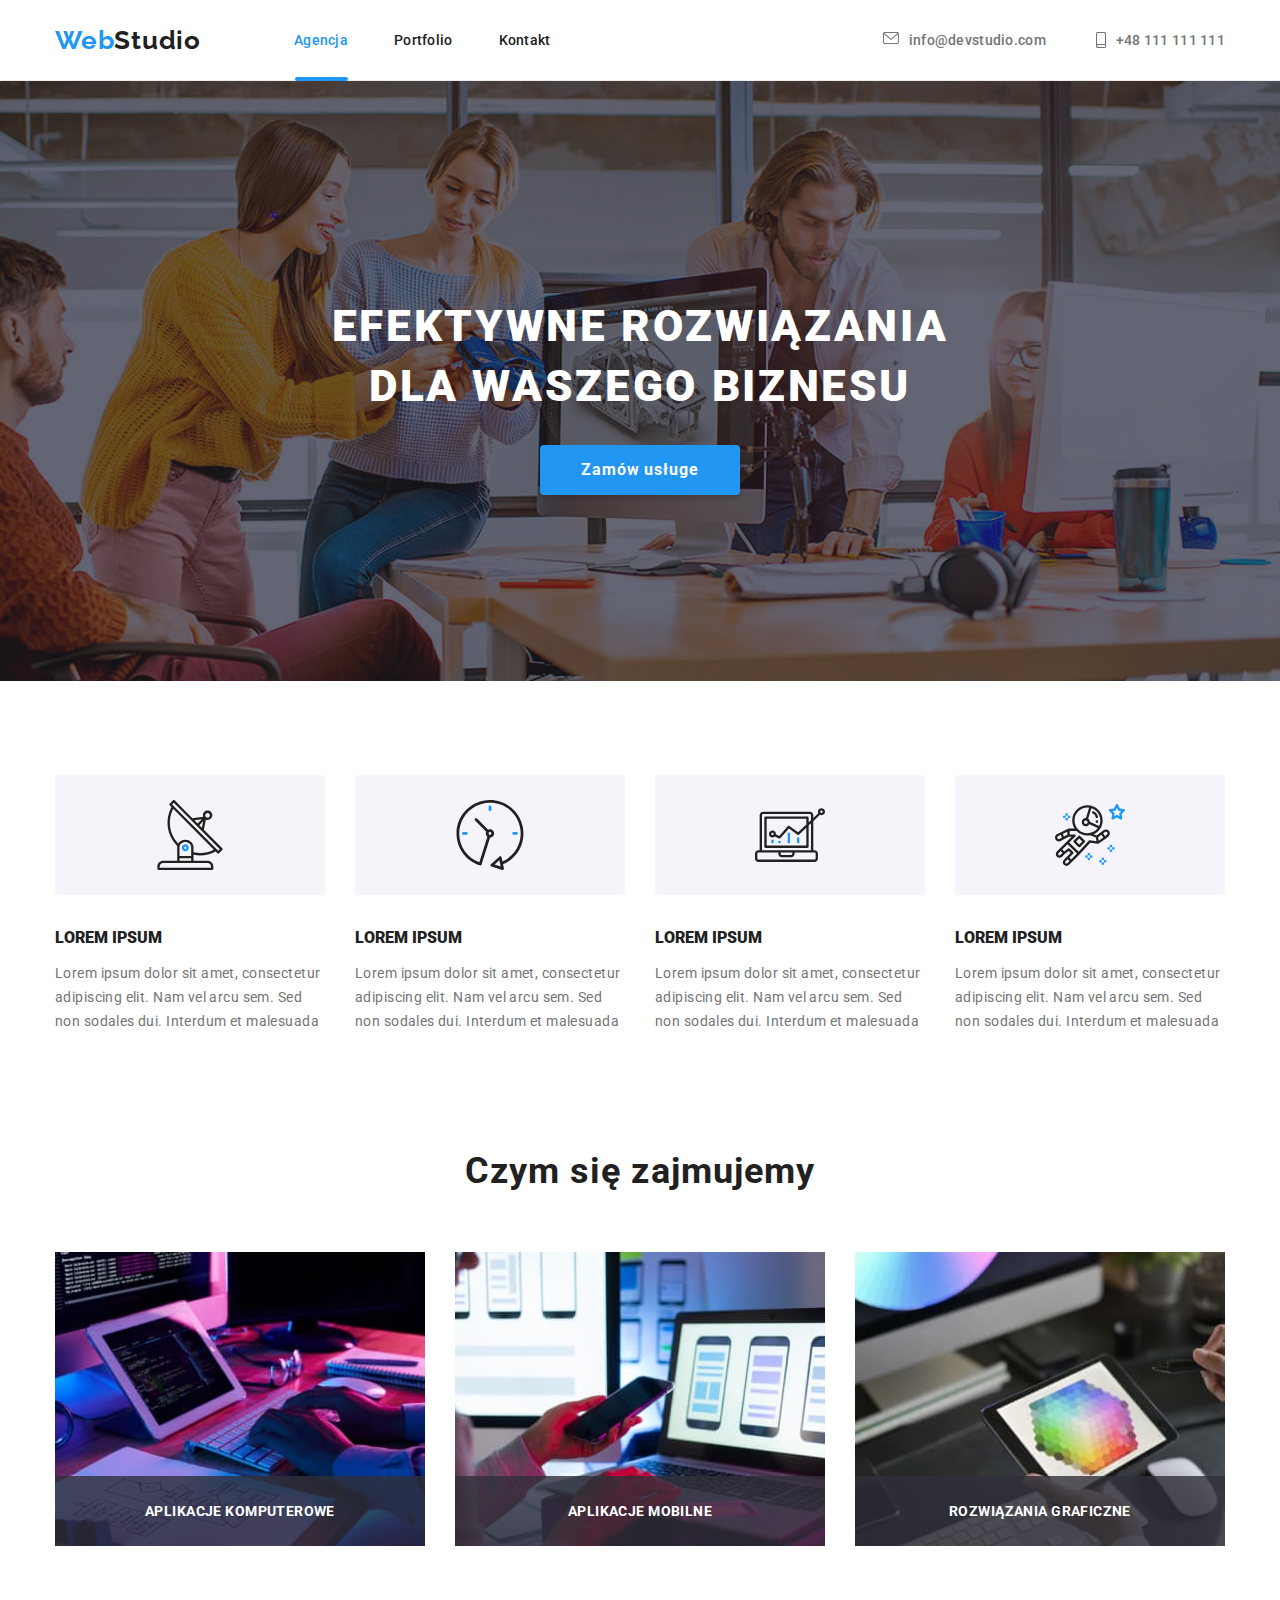
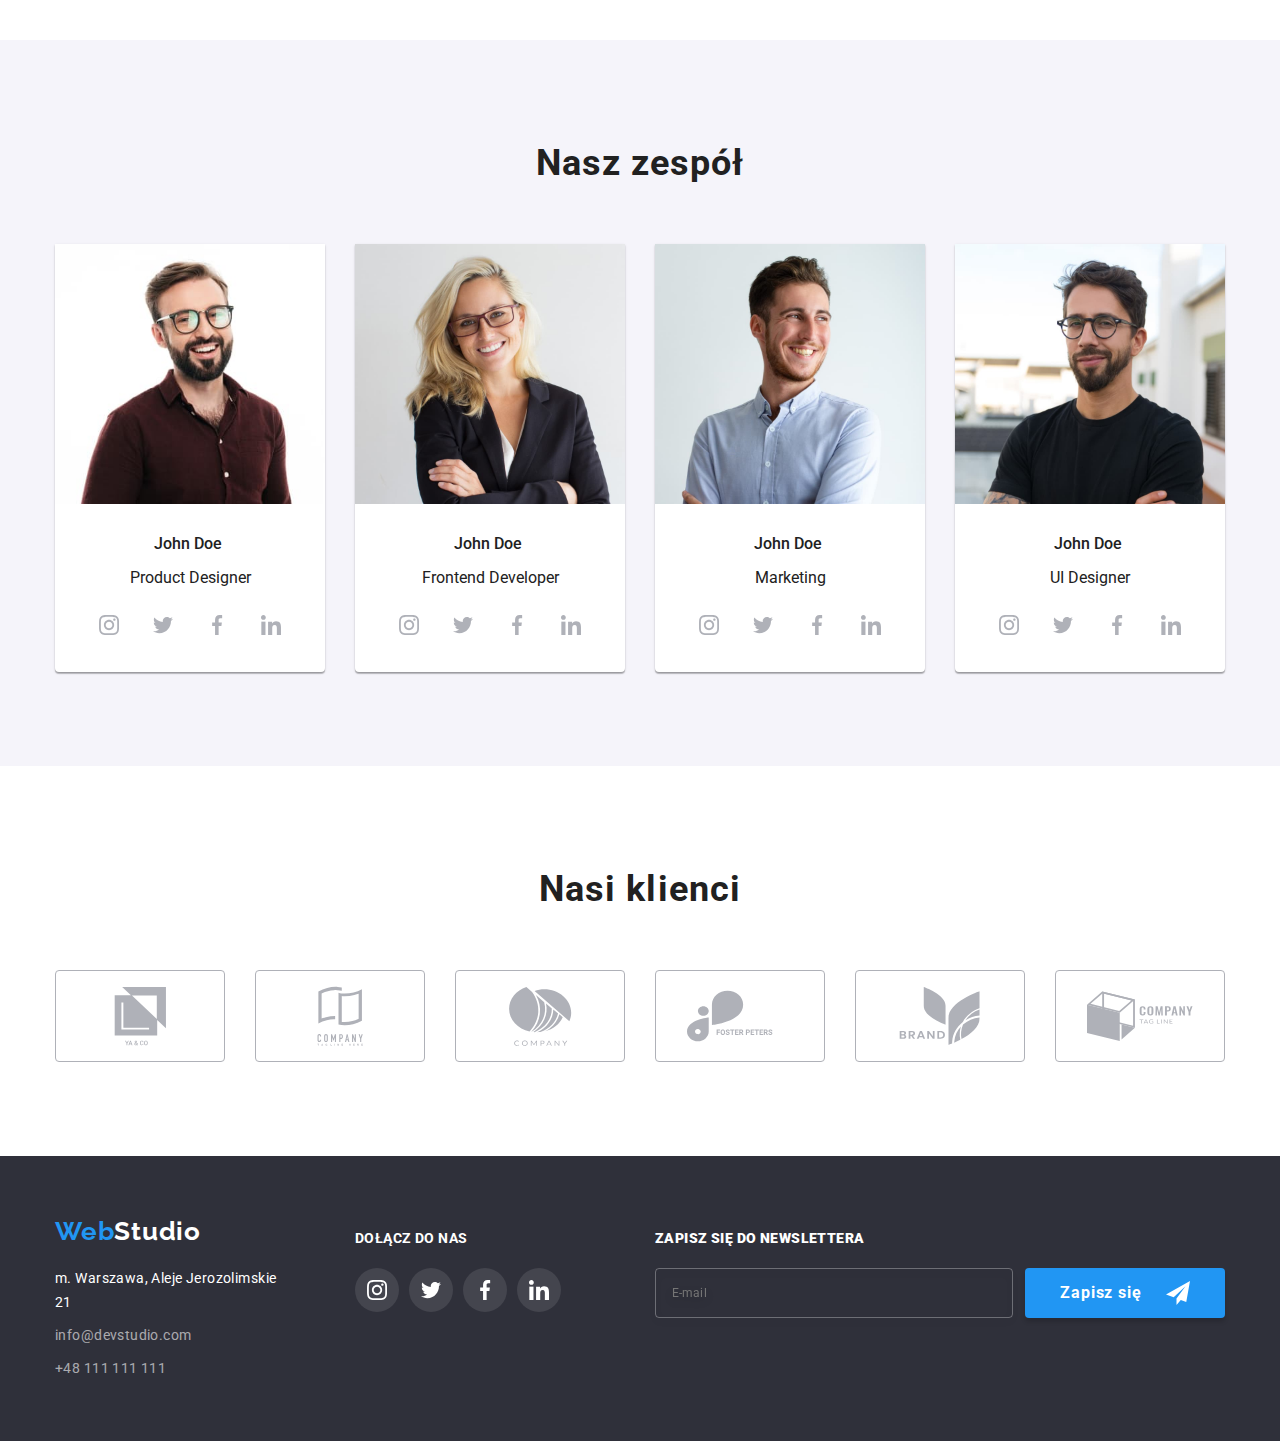
<file: index.html>
<!DOCTYPE html>
<html lang="pl">
  <head>
    <meta charset="UTF-8" />
    <meta http-equiv="X-UA-Compatible" content="IE=edge" />
    <meta name="viewport" content="width=device-width, initial-scale=1.0" />
    <title>Webstudio</title>  
   <link rel="stylesheet" href="https://cdnjs.cloudflare.com/ajax/libs/modern-normalize/1.1.0/modern-normalize.min.css">
    <link rel="preconnect" href="https://fonts.googleapis.com">
    <link rel="preconnect" href="https://fonts.gstatic.com" crossorigin>
    <link href="https://fonts.googleapis.com/css2?family=Raleway:wght@700&family=Roboto:wght@400;500;700;900&display=swap" rel="stylesheet">
     <link rel="stylesheet" href="css/style.css">  
     
  </head>


  <body>
    <header class="header">
      <div class="container">
      <a class="navigation-logo" href="index.html"><span class="navigation-logo-color">Web</span>Studio</a>      
      <nav class="navigation">
        <ul class="navigation-list list">
          <li class="navigation-list-item">
            <a class="navigation-list-link navigation-list-link-active" href="index.html">Agencja</a>
          </li>
          <li class="navigation-list-item">
            <a class="navigation-list-link" href="portfolio.html">Portfolio</a>
          </li>
          <li class="navigation-list-item">
            <a class="navigation-list-link" href="#">Kontakt</a>
          </li>
        </ul>
      </nav>
          
      <address class="address">
        <ul class="navigation-address list">
          <li class="navigation-address-item">
            <a class="address-mail" href="mailto:info@devstudio.com">
              <svg class="head-icon-envelope">
                <use href="images/icons.svg/sprite.svg#icon-envelope"></use>
              </svg>
              info@devstudio.com</a>
          </li>
          <li class="navigation-address-item">
            <a class="address-phone-number" href="tel:+48111111111">
              <svg class="head-icon-smartphone">
                <use href="images/icons.svg/sprite.svg#icon-smartphone"></use>
              </svg>              
              +48 111 111 111</a>
          </li>
        </ul>
      </address>  
      </div>    
    </header>

    <main>
      <section class="button section">
        <div class="container button-content">
          <h1>EFEKTYWNE ROZWIĄZANIA DLA WASZEGO BIZNESU</h1>
        <button class="model-btn" type="button" data-modal-open>Zamów usługe</button>
        </div>
      </section>

      <section class="navigation-advantages">
        <div class="container">
          <ul class="advantages-list list">
            <li class="advantages-list-item">
              <a class="advantages-list-link" href="#">
              <svg class="advantages-icon">
                <use href="images/icons.svg/sprite.svg#icon-Group-1"></use>
              </svg>
            </a></li>
            <li class="advantages-list-item">
              <a class="advantages-list-link" href="#">
              <svg class="advantages-icon">
                <use href="images/icons.svg/sprite.svg#icon-Group-2"></use>
              </svg>
            </a></li>
            <li class="advantages-list-item">
              <a class="advantages-list-link" href="#">
              <svg class="advantages-icon">
                <use href="images/icons.svg/sprite.svg#icon-Group-3"></use>
              </svg>
            </a></li>
            <li class="advantages-list-item">
              <a class="advantages-list-link" href="#">
              <svg class="advantages-icon">
                <use href="images/icons.svg/sprite.svg#icon-Group-4"></use>
              </svg>
            </a></li>
        </ul>
        <ul class="navigation-advantages-list list">
          <li class="navigation-advantages-item">
            <h4 clas="navigation-advantages-h4"><b>LOREM IPSUM</b></h4>
            <p class="navigation-advantages-p">
              Lorem ipsum dolor sit amet, consectetur adipiscing elit. Nam vel
              arcu sem. Sed non sodales dui. Interdum et malesuada
            </p>
          </li>
          <li class="navigation-advantages-item">
            <h4 clas="navigation-advantages-h4"><b>LOREM IPSUM</b></h4>
            <p class="navigation-advantages-p">
              Lorem ipsum dolor sit amet, consectetur adipiscing elit. Nam vel
              arcu sem. Sed non sodales dui. Interdum et malesuada
            </p>
          </li>
          <li class="navigation-advantages-item">
            <h4 clas="navigation-advantages-h4"><b>LOREM IPSUM</b></h4>
            <p class="navigation-advantages-p">
              Lorem ipsum dolor sit amet, consectetur adipiscing elit. Nam vel
              arcu sem. Sed non sodales dui. Interdum et malesuada
            </p>
          </li>
          <li class="navigation-advantages-item">
            <h4 clas="navigation-advantages-h4"><b>LOREM IPSUM</b></h4>
            <p class="navigation-advantages-p">
              Lorem ipsum dolor sit amet, consectetur adipiscing elit. Nam vel
              arcu sem. Sed non sodales dui. Interdum et malesuada
            </p>
          </li>
        </ul>
        </div>
      </section>

      <section class="what-we-do section">
        <div class="container">
        <h2 class="secondary-header">Czym się zajmujemy</h2>
        <ul class="what-we-do-list list">
          <li class="what-we-do-item">
            <img class="what-we-do-list-photo" src="images/image1.jpg" alt="Computer" width="370" height="294">
            <h4 class="what-we-do-h4">Aplikacje komputerowe</h4>          
          </li>
          <li class="what-we-do-item">
            <img class="what-we-do-list-photo" src="images/image2.jpg" alt="Computer and telephon" width="370" height="294">
            <h4 class="what-we-do-h4">Aplikacje mobilne</h4>   
          </li class="what-we-do-item">
          <li class="what-we-do-item">
            <img class="what-we-do-list-photo" src="images/image3.jpg" alt="Tablet" width="370" height="294">
            <h4 class="what-we-do-h4">Rozwiązania graficzne</h4>   
          </li>
        </ul>
        </div>
      </section>

      <section class="staff section">
        <div class="container">
        <h2 class="secondary-header">Nasz zespół</h2>
        <ul class="staff-list list">
            <li class="staff-list-item">
                <img class="staff-list-img" src="images/image4.jpg" alt="John Doe, Product Designer" width="270" height="260">
                <h3 class="third-header">John Doe</h3>
                <p class="staff_p">Product Designer</p>
        <ul class="social-list list">
            <li class="social-list-item">
              <a class="social-list-link" href="#">
              <svg class="social-icon">
                <use href="images/icons.svg/sprite.svg#icon-instagram"></use>
              </svg>
            </a></li>
            <li class="social-list-item">
              <a class="social-list-link" href="#">
              <svg class="social-icon">
                <use href="images/icons.svg/sprite.svg#icon-twitter"></use>
              </svg>
            </a></li>
            <li class="social-list-item">
              <a class="social-list-link" href="#">
              <svg class="social-icon">
                <use href="images/icons.svg/sprite.svg#icon-facebook"></use>
              </svg>
            </a></li>
            <li class="social-list-item">
              <a class="social-list-link" href="#">
              <svg class="social-icon">
                <use href="images/icons.svg/sprite.svg#icon-linkedin"></use>
              </svg>
            </a></li>
        </ul>
            </li>
            <li class="staff-list-item">
                <img class="staff-list-img" src="images/image5.jpg" alt="John Doe, Frontend Developer" width="270" height="260">
                <h3 class="third-header">John Doe</h3>
                <p class="staff_p">Frontend Developer</p>
         <ul class="social-list list">
            <li class="social-list-item">
              <a class="social-list-link" href="#">
              <svg class="social-icon">
                <use href="images/icons.svg/sprite.svg#icon-instagram"></use>
              </svg>
            </a></li>
            <li class="social-list-item">
              <a class="social-list-link" href="#">
              <svg class="social-icon">
                <use href="images/icons.svg/sprite.svg#icon-twitter"></use>
              </svg>
            </a></li>
            <li class="social-list-item">
              <a class="social-list-link" href="#">
              <svg class="social-icon">
                <use href="images/icons.svg/sprite.svg#icon-facebook"></use>
              </svg>
            </a></li>
            <li class="social-list-item">
              <a class="social-list-link" href="#">
              <svg class="social-icon">
                <use href="images/icons.svg/sprite.svg#icon-linkedin"></use>
              </svg>
            </a></li>
        </ul>      
            </li>
            <li class="staff-list-item">
                <img class="staff-list-img" src="images/image6.jpg" alt="John Doe, Marketing" width="270" height="260">
                <h3 class="third-header">John Doe</h3>
                <p class="staff_p"> Marketing</p>
       <ul class="social-list list">
            <li class="social-list-item">
              <a class="social-list-link" href="#">
              <svg class="social-icon">
                <use href="images/icons.svg/sprite.svg#icon-instagram"></use>
              </svg>
            </a></li>
            <li class="social-list-item">
              <a class="social-list-link" href="#">
              <svg class="social-icon">
                <use href="images/icons.svg/sprite.svg#icon-twitter"></use>
              </svg>
            </a></li>
            <li class="social-list-item">
              <a class="social-list-link" href="#">
              <svg class="social-icon">
                <use href="images/icons.svg/sprite.svg#icon-facebook"></use>
              </svg>
            </a></li>
            <li class="social-list-item">
              <a class="social-list-link" href="#">
              <svg class="social-icon">
                <use href="images/icons.svg/sprite.svg#icon-linkedin"></use>
              </svg>
            </a></li>
        </ul>        
            </li>
            <li class="staff-list-item">
                <img class="staff-list-img" src="images/image7.jpg" alt="John Doe, UI Designer" width="270" height="260">
                <h3 class="third-header">John Doe</h3>
                <p class="staff_p">UI Designer</p>
        <ul class="social-list list">
            <li class="social-list-item">
              <a class="social-list-link" href="#">
              <svg class="social-icon">
                <use href="images/icons.svg/sprite.svg#icon-instagram"></use>
              </svg>
            </a></li>
            <li class="social-list-item">
              <a class="social-list-link" href="#">
              <svg class="social-icon">
                <use href="images/icons.svg/sprite.svg#icon-twitter"></use>
              </svg>
            </a></li>
            <li class="social-list-item">
              <a class="social-list-link" href="#">
              <svg class="social-icon">
                <use href="images/icons.svg/sprite.svg#icon-facebook"></use>
              </svg>
            </a></li>
            <li class="social-list-item">
              <a class="social-list-link" href="#">
              <svg class="social-icon">
                <use href="images/icons.svg/sprite.svg#icon-linkedin"></use>
              </svg>
            </a></li>
        </ul>        
            </li>
        </ul>   
        </div>     
      </section>

      <section class="customer section">
        <div class="container">
         <h2 class="secondary-header">Nasi klienci</h2>
         <ul class="customer-list list">
            <li class="customer-list-item">
              <a class="customer-list-link" href="#">
              <svg class="customer-icon">
                <use class="customer-icon-icon" href="images/icons.svg/sprite.svg#icon-group"></use>
              </svg>
            </a></li>
            <li class="customer-list-item">
              <a class="customer-list-link" href="#">
              <svg class="customer-icon">
                <use href="images/icons.svg/sprite.svg#icon-group-1"></use>
              </svg>
            </a></li>
            <li class="customer-list-item">
              <a class="customer-list-link" href="#">
              <svg class="customer-icon">
                <use href="images/icons.svg/sprite.svg#icon-group-2"></use>
              </svg>
            </a></li>
            <li class="customer-list-item">
              <a class="customer-list-link" href="#">
              <svg class="customer-icon">
                <use href="images/icons.svg/sprite.svg#icon-group-3"></use>
              </svg>
            </a></li>
             <li class="customer-list-item">
              <a class="customer-list-link" href="#">
              <svg class="customer-icon">
                <use href="images/icons.svg/sprite.svg#icon-group-4"></use>
              </svg>
            </a></li>
             <li class="customer-list-item">
              <a class="customer-list-link" href="#">
              <svg class="customer-icon">
                <use href="images/icons.svg/sprite.svg#icon-group-5"></use>
              </svg>
            </a></li>
        </ul>

      </section>
      
    </main>

    <footer class="footer section-footer">
      <div class="container">
        <div class="left-footer">
          <a class="navigation-logo-footer" href="index.html"><span class="navigation-logo-color">Web</span>Studio</a>
            <address class="footer_address">
              <ul class="footer_list list">
                <li class="footer_list_item"><p class="footer-address">m. Warszawa, Aleje Jerozolimskie 21</p></li>
                <li class="footer_list_item"><a class="footer-mail" href="mailto:info@devstudio.com">info@devstudio.com</a></li>
                 <li class="footer_list_item"><a class="footer-phone-number" href="tel:+48111111111">+48 111 111 111</a></li>
              </ul>
            </address>
        </div>
      <div class="right-footer">
         <h4 class="right-footer-h4">DOŁĄCZ DO NAS</h4>
          <ul class="social-list-footer list">
            <li class="social-list-item-footer">
              <a class="social-list-link-footer" href="#">
              <svg class="social-icon-footer">
                <use href="images/icons.svg/sprite.svg#icon-instagram"></use>
              </svg>
            </a></li>
            <li class="social-list-item-footer">
              <a class="social-list-link-footer" href="#">
              <svg class="social-icon-footer">
                <use href="images/icons.svg/sprite.svg#icon-twitter"></use>
              </svg>
            </a></li>
            <li class="social-list-item-footer">
              <a class="social-list-link-footer" href="#">
              <svg class="social-icon-footer">
                <use href="images/icons.svg/sprite.svg#icon-facebook"></use>
              </svg>
            </a></li>
            <li class="social-list-item-footer">
              <a class="social-list-link-footer" href="#">
              <svg class="social-icon-footer">
                <use href="images/icons.svg/sprite.svg#icon-linkedin"></use>
              </svg>
            </a></li>
          </ul>
        </div> 
        <div class="newsletter">
           <h4 class="right-footer-h4"><b>Zapisz się do newslettera</b></h4>
           <form>
             <label class="newsletter-label" for="email">    
              <input class="newsletter-window" type="email" name="email" placeholder="E-mail" id="email" required>
              <button class="model-btn-newsletter" type="submit">Zapisz się  
                <svg class="icon-newsletter">
                <use href="images/icons.svg/sprite.svg#icon-icon-send"></use>
              </svg>
              </button>
             </label>
           </form>
        </div>
      </div>
    </footer>

      <div class="backdrop is-hidden" data-modal>
        <div class="modal">
          <button type="button" class="close-btn" data-modal-close>
            <svg class="close-icon">
              <use href="images/icons.svg/sprite.svg#icon-close-black-18dp-2-1"></use>
            </svg>
          </button>  

          <h3 class="modal-h3">Zostaw swoje dane w formularzu poniżej</h3>

          <form>

            <label class="modal-label" for="name">
              Imię
                <div class="modal-div">
                  <svg class="icon-modal">
                    <use href="images/icons.svg/sprite.svg#icon-person-black-18dp-1"></use>
                  </svg>
                  <input class="modal-input" type="text" name="username" id="name" required/>
                </div>
            </label>

            <label class="modal-label" for="tel">
              Telefon
                <div class="modal-div">
                  <svg class="icon-modal">
                    <use href="images/icons.svg/sprite.svg#icon-phone-black-18dp-1"></use>
                  </svg>
                   <input class="modal-input" type="tel" name="phone_number" id="tel" required/>
                </div>
            </label>

            <label class="modal-label" for="email">
              Email
                <div class="modal-div">
                  <svg class="icon-modal">
                    <use href="images/icons.svg/sprite.svg#icon-email-black-18dp-1"></use>
                  </svg>
                  <input class="modal-input" type="email" name="email" id="email" required/>
                </div>    
            </label> 

            <label class="modal-label" for="feedback">
              Komentarz
                <div class="modal-div-textarea">
                  <textarea class="modal-textarea" name="feedback" placeholder="Wprowadź tekst" id="feedback"></textarea>
                </div>
              </label>

              <div class="div-policy">   
                <form class="modal-form" action="#" method="post">
                  <input class="modal-form-policy visually-hidden" id="user-policy" type="checkbox" name="policy" required>
                    <label for="user-policy" class="modal-form-policy-text">
                      <span class="policy-text-margin">Oświadczam, iż akceptuję </span>
                      <a class="policy-text-link" href="#">Regulamin</a>
                      <span class="policy-text"> i </span>
                      <a class="policy-text-link" href="#">Politykę Prywatności.</a>
                    </label>                    
                </form>
                <button class="model-btn" type="submit">Wyślij</button>

                

              </div>            

          </form>
        </div>
      </div>

      <script src="modal.js"></script>
  </body>
</html>
</file>
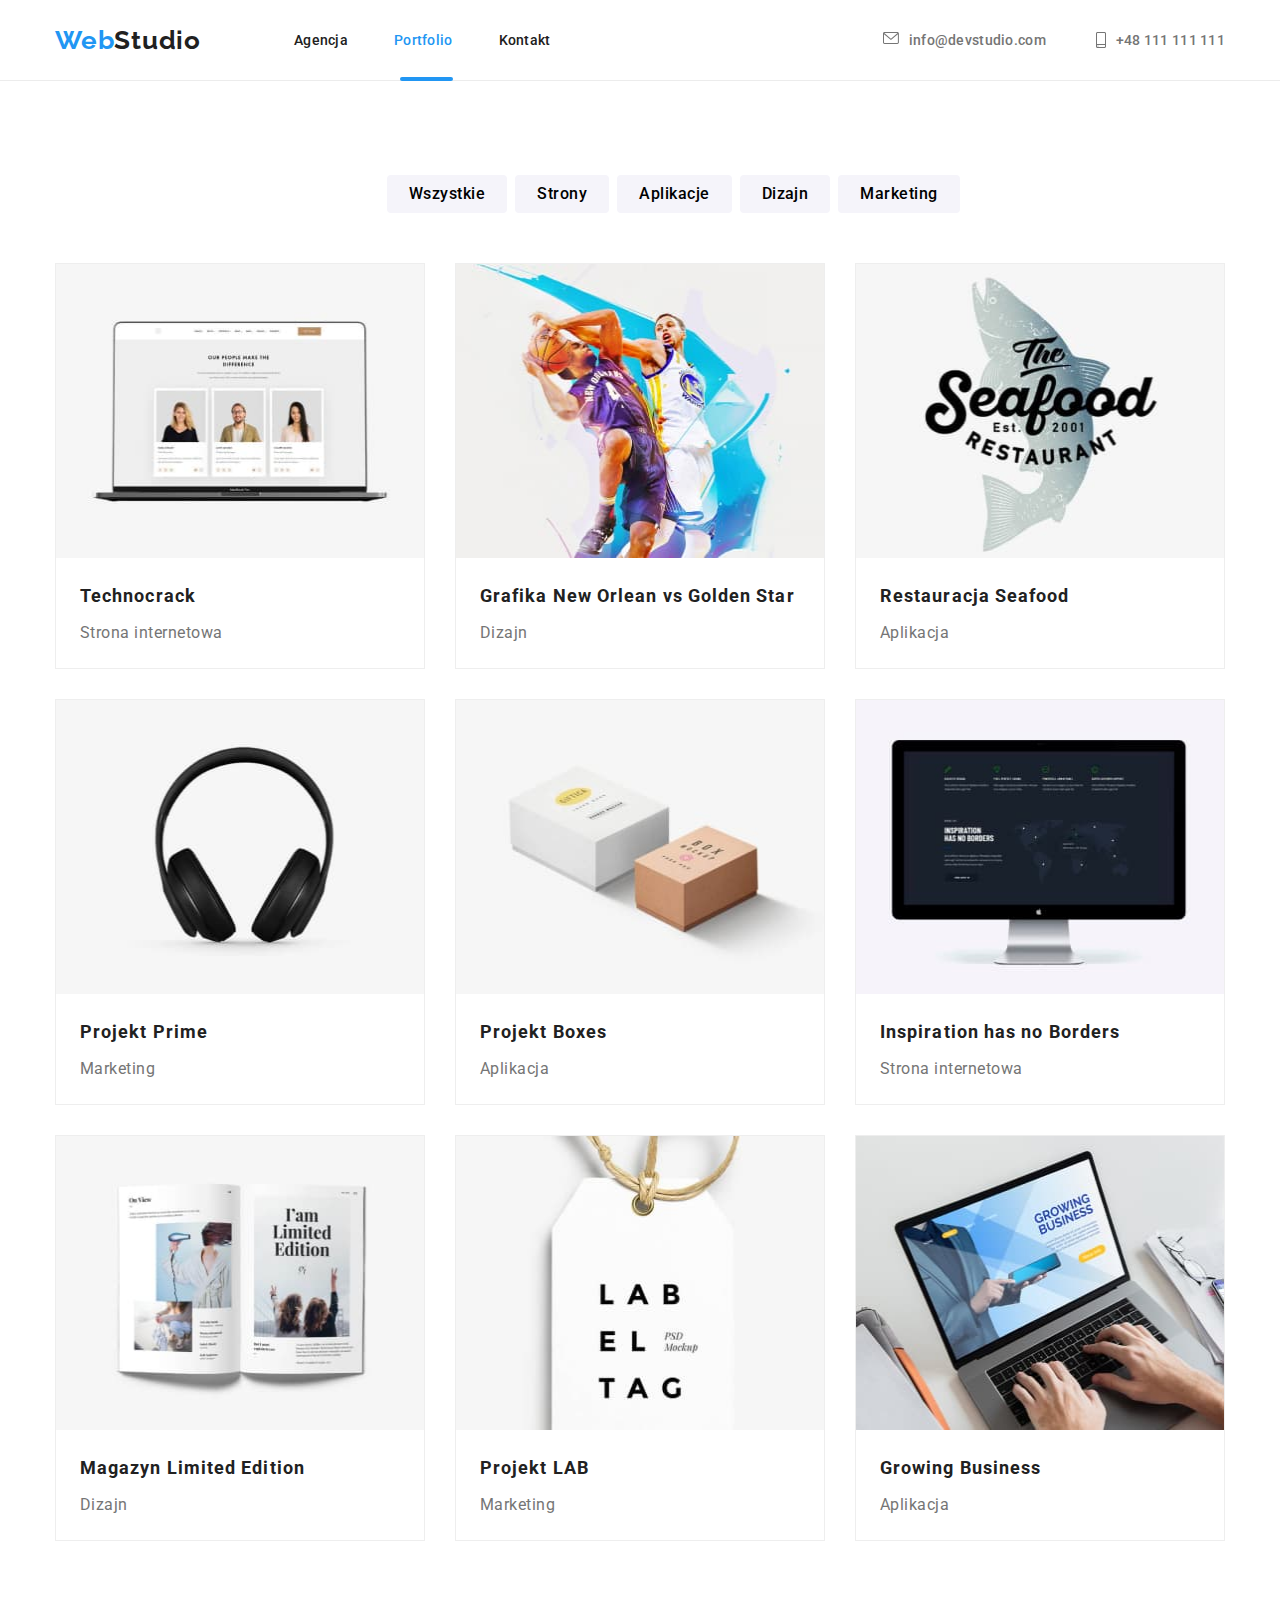
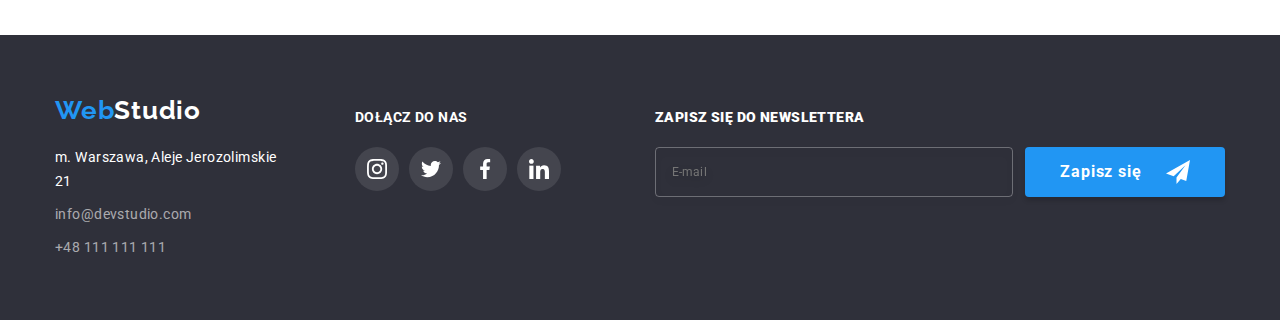
<file: portfolio.html>
<!DOCTYPE html>
<html lang="en">
  <head>
    <meta charset="UTF-8" />
    <meta http-equiv="X-UA-Compatible" content="IE=edge" />
    <meta name="viewport" content="width=device-width, initial-scale=1.0" />
    <title>Portfolio</title>
    <link
      rel="stylesheet"
      href="https://cdnjs.cloudflare.com/ajax/libs/modern-normalize/1.1.0/modern-normalize.min.css"
    />
    <link rel="preconnect" href="https://fonts.googleapis.com" />
    <link rel="preconnect" href="https://fonts.gstatic.com" crossorigin />
    <link
      href="https://fonts.googleapis.com/css2?family=Raleway:wght@700&family=Roboto:wght@400;500;700;900&display=swap"
      rel="stylesheet"
    />
    <link rel="stylesheet" href="css/style.css" />
  </head>

  <body>
    <header class="header">
      <div class="container">
        <a class="navigation-logo" href="index.html"
          ><span class="navigation-logo-color">Web</span>Studio</a
        >
        <nav class="navigation">
          <ul class="navigation-list list">
            <li class="navigation-list-item">
              <a class="navigation-list-link" href="index.html">Agencja</a>
            </li>
            <li class="navigation-list-item">
              <a
                class="navigation-list-link navigation-list-link-active"
                href="portfolio.html"
                >Portfolio</a
              >
            </li>
            <li class="navigation-list-item">
              <a class="navigation-list-link" href="#">Kontakt</a>
            </li>
          </ul>
        </nav>

        <address class="address">
          <ul class="navigation-address list">
            <li class="navigation-address-item">
              <a class="address-mail" href="mailto:info@devstudio.com">
                <svg class="head-icon-envelope">
                  <use href="images/icons.svg/sprite.svg#icon-envelope"></use>
                </svg>
                info@devstudio.com</a
              >
            </li>

            <li class="navigation-address-item">
              <a class="address-phone-number" href="tel:+48111111111">
                <svg class="head-icon-smartphone">
                  <use href="images/icons.svg/sprite.svg#icon-smartphone"></use>
                </svg>
                +48 111 111 111</a
              >
            </li>
          </ul>
        </address>
      </div>
    </header>

    <main>
      <section class="portfolio">
        <div class="filters-portfolio container">
          <ul class="filters-list-portfolio list">
            <li class="filters-list-item-portfolio">
              <button class="model-btn-portfolio" type="button_1">
                Wszystkie
              </button>
            </li>
            <li class="filters-list-item-portfolio">
              <button class="model-btn-portfolio" type="button_2">
                Strony
              </button>
            </li>
            <li class="filters-list-item-portfolio">
              <button class="model-btn-portfolio" type="button_3">
                Aplikacje
              </button>
            </li>
            <li class="filters-list-item-portfolio">
              <button class="model-btn-portfolio" type="button_4">
                Dizajn
              </button>
            </li>
            <li class="filters-list-item-portfolio">
              <button class="model-btn-portfolio" type="button_5">
                Marketing
              </button>
            </li>
          </ul>
        </div>
      </section>

      <section class="project">
        <div class="container">
          <ul class="project-list list">
            <li class="project-list-item">
              <div class="box">
                <img
                  class="project-list-img"
                  src="images/image8.jpg"
                  alt="Technocrack, Strona internetowa"
                  width="370"
                  height="294"
                />
                <div class="overlay">
                  <p class="overlay-p">
                    Technocrack jest popularną platformą wykorzystywaną do
                    rozpowszechniania koronawirusa. Firmy wykorzystują tę
                    platformę do celów szpiegowskich i ataków na
                    niezabezpieczone serwery konkurencji
                  </p>
                </div>
              </div>

              <h3 class="third-header-project">Technocrack</h3>
              <p class="staff_p-project">Strona internetowa</p>
            </li>
            <li class="project-list-item">
              <div class="box">
                <img
                  class="project-list-img"
                  src="images/image9.jpg"
                  width="370"
                  height="294"
                />
                <div class="overlay">
                  <p class="overlay-p">
                    Technocrack jest popularną platformą wykorzystywaną do
                    rozpowszechniania koronawirusa. Firmy wykorzystują tę
                    platformę do celów szpiegowskich i ataków na
                    niezabezpieczone serwery konkurencji
                  </p>
                </div>
              </div>
              <h3 class="third-header-project">
                Grafika New Orlean vs Golden Star
              </h3>
              <p class="staff_p-project">Dizajn</p>
            </li>
            <li class="project-list-item">
              <div class="box">
                <img
                  class="project-list-img"
                  src="images/image10.jpg"
                  alt="Restauracja Seafood, Aplikacja"
                  width="370"
                  height="294"
                />
                <div class="overlay">
                  <p class="overlay-p">
                    Technocrack jest popularną platformą wykorzystywaną do
                    rozpowszechniania koronawirusa. Firmy wykorzystują tę
                    platformę do celów szpiegowskich i ataków na
                    niezabezpieczone serwery konkurencji
                  </p>
                </div>
              </div>

              <h3 class="third-header-project">Restauracja Seafood</h3>
              <p class="staff_p-project">Aplikacja</p>
            </li>
            <li class="project-list-item">
              <div class="box">
                <img
                  class="project-list-img"
                  src="images/image11.jpg"
                  alt="Projekt Prime, Marketing"
                  width="370"
                  height="294"
                />
                <div class="overlay">
                  <p class="overlay-p">
                    Technocrack jest popularną platformą wykorzystywaną do
                    rozpowszechniania koronawirusa. Firmy wykorzystują tę
                    platformę do celów szpiegowskich i ataków na
                    niezabezpieczone serwery konkurencji
                  </p>
                </div>
              </div>

              <h3 class="third-header-project">Projekt Prime</h3>
              <p class="staff_p-project">Marketing</p>
            </li>
            <li class="project-list-item">
              <div class="box">
                <img
                  class="project-list-img"
                  src="images/image12.jpg"
                  alt="Projekt Boxes, Aplikacja"
                  width="370"
                  height="294"
                />
                <div class="overlay">
                  <p class="overlay-p">
                    Technocrack jest popularną platformą wykorzystywaną do
                    rozpowszechniania koronawirusa. Firmy wykorzystują tę
                    platformę do celów szpiegowskich i ataków na
                    niezabezpieczone serwery konkurencji
                  </p>
                </div>
              </div>

              <h3 class="third-header-project">Projekt Boxes</h3>
              <p class="staff_p-project">Aplikacja</p>
            </li>
            <li class="project-list-item">
              <div class="box">
                <img
                  class="project-list-img"
                  src="images/image13.jpg"
                  alt="Inspiration has no Borders, Strona internetowa"
                  width="370"
                  height="294"
                />
                <div class="overlay">
                  <p class="overlay-p">
                    Technocrack jest popularną platformą wykorzystywaną do
                    rozpowszechniania koronawirusa. Firmy wykorzystują tę
                    platformę do celów szpiegowskich i ataków na
                    niezabezpieczone serwery konkurencji
                  </p>
                </div>
              </div>

              <h3 class="third-header-project">Inspiration has no Borders</h3>
              <p class="staff_p-project">Strona internetowa</p>
            </li>
            <li class="project-list-item">
              <div class="box">
                <img
                  class="project-list-img"
                  src="images/image14.jpg"
                  alt="Magazyn Limited Edition, Dizajn"
                  width="370"
                  height="294"
                />
                <div class="overlay">
                  <p class="overlay-p">
                    Technocrack jest popularną platformą wykorzystywaną do
                    rozpowszechniania koronawirusa. Firmy wykorzystują tę
                    platformę do celów szpiegowskich i ataków na
                    niezabezpieczone serwery konkurencji
                  </p>
                </div>
              </div>

              <h3 class="third-header-project">Magazyn Limited Edition</h3>
              <p class="staff_p-project">Dizajn</p>
            </li>
            <li class="project-list-item">
              <div class="box">
                <img
                  class="project-list-img"
                  src="images/image15.jpg"
                  alt="Magazyn Limited Edition, Dizajn"
                  width="370"
                  height="294"
                />
                <div class="overlay">
                  <p class="overlay-p">
                    Technocrack jest popularną platformą wykorzystywaną do
                    rozpowszechniania koronawirusa. Firmy wykorzystują tę
                    platformę do celów szpiegowskich i ataków na
                    niezabezpieczone serwery konkurencji
                  </p>
                </div>
              </div>
              <h3 class="third-header-project">Projekt LAB</h3>
              <p class="staff_p-project">Marketing</p>
            </li>
            <li class="project-list-item">
              <div class="box">
                <img
                  class="project-list-img"
                  src="images/image16.jpg"
                  alt="Magazyn Limited Edition, Dizajn"
                  width="370"
                  height="294"
                />
                <div class="overlay">
                  <p class="overlay-p">
                    Technocrack jest popularną platformą wykorzystywaną do
                    rozpowszechniania koronawirusa. Firmy wykorzystują tę
                    platformę do celów szpiegowskich i ataków na
                    niezabezpieczone serwery konkurencji
                  </p>
                </div>
              </div>

              <h3 class="third-header-project">Growing Business</h3>
              <p class="staff_p-project">Aplikacja</p>
            </li>
          </ul>
        </div>
      </section>
    </main>

    <footer class="footer section-footer">
      <div class="container">
        <div class="left-footer">
          <a class="navigation-logo-footer" href="index.html"
            ><span class="navigation-logo-color">Web</span>Studio</a
          >
          <address class="footer_address">
            <ul class="footer_list list">
              <li class="footer_list_item">
                <p class="footer-address">
                  m. Warszawa, Aleje Jerozolimskie 21
                </p>
              </li>
              <li class="footer_list_item">
                <a class="footer-mail" href="mailto:info@devstudio.com"
                  >info@devstudio.com</a
                >
              </li>
              <li class="footer_list_item">
                <a class="footer-phone-number" href="tel:+48111111111"
                  >+48 111 111 111</a
                >
              </li>
            </ul>
          </address>
        </div>
        <div class="right-footer">
          <h4 class="right-footer-h4">DOŁĄCZ DO NAS</h4>
          <ul class="social-list-footer list">
            <li class="social-list-item-footer">
              <a class="social-list-link-footer" href="#">
                <svg class="social-icon-footer">
                  <use href="images/icons.svg/sprite.svg#icon-instagram"></use>
                </svg>
              </a>
            </li>
            <li class="social-list-item-footer">
              <a class="social-list-link-footer" href="#">
                <svg class="social-icon-footer">
                  <use href="images/icons.svg/sprite.svg#icon-twitter"></use>
                </svg>
              </a>
            </li>
            <li class="social-list-item-footer">
              <a class="social-list-link-footer" href="#">
                <svg class="social-icon-footer">
                  <use href="images/icons.svg/sprite.svg#icon-facebook"></use>
                </svg>
              </a>
            </li>
            <li class="social-list-item-footer">
              <a class="social-list-link-footer" href="#">
                <svg class="social-icon-footer">
                  <use href="images/icons.svg/sprite.svg#icon-linkedin"></use>
                </svg>
              </a>
            </li>
          </ul>
        </div>
        <div class="newsletter">
          <h4 class="right-footer-h4"><b>Zapisz się do newslettera</b></h4>
          <form>
            <label class="newsletter-label" for="email">
              <input
                class="newsletter-window"
                type="email"
                name="email"
                placeholder="E-mail"
                id="email"
                required
              />
              <button class="model-btn-newsletter" type="submit">
                Zapisz się
                <svg class="icon-newsletter">
                  <use href="images/icons.svg/sprite.svg#icon-icon-send"></use>
                </svg>
              </button>
            </label>
          </form>
        </div>
      </div>
    </footer>
  </body>
</html>
</file>
<file: css/style.css>
:root {
  --font-family: "Roboto", sans-serif;
  --secondary-font: "Raleway", sans-serif;
  --main-color: #2196f3;
  --family-color: #212121;
}

body {
  font-family: var(--font-family);
  color: var(--family-color);
}

a {
  text-decoration: none;
}

h2,
h3,
h4,
h5,
h6 {
  margin: 0;
  padding: 0;
}

ul {
  padding: 0;
  margin: 0;
}

p {
  padding: 0;
}

.list {
  list-style: none;
}

img {
  display: block;
}

.container {
  width: 1200px;
  padding: 0 15px;
  margin: 0 auto;
}

.section {
  padding-top: 94px;
  padding-bottom: 94px;
}

.section-footer {
  padding-top: 60px;
  padding-bottom: 60px;
}

/*================COMPONENTS================ */
.model-btn,
.model-btn-newsletter{
  font-weight: bold;
  font-size: 16px;
  line-height: 1.875;
  margin: 0 auto;
  align-items: center;
  text-align: center;
  letter-spacing: 0.06em;
  cursor: pointer;

  color: #ffffff;
  font-family: var(--font-family);
  width: 200px;
  height: 50px;
  background: #2196f3;
  box-shadow: 0px 4px 4px rgba(0, 0, 0, 0.15);
  border-radius: 4px;
  border: 0;
}

.model-btn{
  display: block;
  margin-top: 20px;
}

.model-btn-newsletter{
 display: flex;
  flex-direction: row;
  justify-content: center;
}

.secondary-header {
  font-style: normal;
  font-weight: bold;
  font-size: 36px;
  line-height: 1.666;
  text-align: center;
  letter-spacing: 0.03em;
}

/*================END COMPONENTS================ */

/*================HEADER================ */

.header {
  border-bottom: 1px solid #ececec;
}

.header .container {
  display: flex;
  align-items: center;
  height: 80px;
}

.navigation-logo {
  margin-right: 93px;
  font-family: var(--secondary-font);
}

.navigation-list,
.navigation-advantages-list {
  display: flex;
  align-items: center;
}

.navigation-list-item:not(:last-child) {
  margin-right: 46px;
}

.head-list-item {
  display: flex;
  align-items: center;
  justify-content: space-between;
}

.head-icon-envelope {
  width: 16px;
  height: 12px;
  fill: currentColor;
  margin-right: 10px;
}

.head-icon-smartphone {
  width: 10px;
  height: 16px;
  fill: currentColor;
  margin-right: 10px;
}
.navigation-address {
  display: flex;
  align-items: center;
}

.header .address {
  margin-left: auto;
}

.address-mail {
  margin-right: 50px;
}

.advantages-list {
  display: flex;
  align-items: center;
  justify-content: space-between;
  margin-bottom: 30px;
}

.advantages-list-link {
  fill: #afb1b8;
}

.advantages-icon {
  width: 270px;
  height: 120px;
}

.navigation-advantages-item:not(:last-child) {
  margin-right: 30px;
  top: 93px;
}
.navigation-advantages {
  padding-top: 94px;
  margin: 0;
}
.navigation-advantages-item {
  top: 774px;
}

.navigation-logo,
.navigation-logo-footer {
  font-style: normal;
  font-weight: bold;
  font-size: 26px;
  line-height: 1.192;
  letter-spacing: 0.03em;
}
.navigation-logo {
  color: var(--family-color);
}

.navigation-logo-color {
  color: var(--main-color);
}

.navigation-list-link,
.address {
  font-weight: 500;
  font-size: 14px;
  line-height: 1.143;
  letter-spacing: 0.02em;
  color: #212121;
}

.navigation-list-link {
  position: relative;
}

.address-mail:hover,
.address-mail:focus,
.address-phone-number:hover,
.address-phone-number:focus {
  color: var(--main-color);
  fill: var(--main-color);
}

.navigation-list-link:hover,
.navigation-list-link:focus,
.footer-mail:hover,
.footer-mail:focus,
.footer-phone-number:hover,
.footer-phone-number:focus {
  color: var(--main-color);
}

.navigation-list-link,
.address-mail,
.address-phone-number,
.footer-mail,
.footer-phone-number {
  transition: color 250ms cubic-bezier(0.4, 0, 0.2, 1);
}

.navigation-list-link::after {
  position: absolute;
  content: "";
  display: block;
  top: 45px;
  right: 0;
  width: 0;
  height: 4px;
  background-color: #2196f3;
  border-radius: 2px;
  transition: color 250ms cubic-bezier(0.4, 0, 0.2, 1);
}

.navigation-list-link:hover::after {
  width: 100%;
  background-color: var(--main-color);
}

.navigation-list-link-active {
  width: 100%;
  color: var(--main-color);
}

.navigation-list-link-active::after {
  content: "";
  width: 53px;
  height: 4px;
  position: absolute;
  top: 45px;
  right: 0;
  background-color: var(--main-color);
  border-radius: 2px;
}
.address {
  font-style: normal;
  color: #757575;
}

.address-mail,
.address-phone-number {
  color: #757575;
  display: flex;
}

/*================END HEADER================ */

/*================BUTTON================ */

.button-content h1 {
  font-style: normal;
  font-weight: 900;
  font-size: 44px;
  line-height: 1.364;

  text-align: center;
  letter-spacing: 0.06em;
  color: #ffffff;
  width: 696px;
  height: 120px;
  left: 452px;
  top: 280px;

  margin-right: auto;
  margin-left: auto;
}

.button {
  background-image: linear-gradient(
      rgba(47, 48, 58, 0.4),
      rgba(47, 48, 58, 0.4)
    ),
    url("../images/background.jpg");
  height: 37.5rem;
  display: flex;
  align-items: center;
  background-repeat: no-repeat;
  background-position: 50% 50%;
  background-size: cover;
  position: relative;
  max-width: 1600px;
  margin: 0 auto;
}

/*================END BUTTON================ */

/*================NASZE ATUTY================ */

.what-we-do .secondary-header {
  margin-bottom: 50px;
  margin-top: 0;
}

.what-we-do-list {
  display: flex;
  justify-content: space-between;
}

.what-we-do-item {
  position: relative;
}
.what-we-do-h4 {
  position: absolute;
  align-items: center;
  bottom: 0;
  display: flex;
  justify-content: center;
  font-style: normal;
  font-weight: bold;
  font-size: 14px;
  line-height: 16px;
  text-align: center;
  letter-spacing: 0.03em;
  text-transform: uppercase;
  color: #ffffff;
  width: 370px;
  height: 70px;
  background: rgba(47, 48, 58, 0.8);
}

.navigation-advantages-h4 {
  font-style: normal;
  font-weight: bold;
  font-size: 14px;
  line-height: 1.43;
  letter-spacing: 0.03em;
  text-transform: uppercase;
  left: 215px;
  top: 774px;
}

.navigation-advantages-p {
  font-style: normal;
  font-weight: normal;
  font-size: 14px;
  line-height: 1.714;
  letter-spacing: 0.03em;
  color: #757575;
}

/*================END NASZE ATUTY================ */

/*================STAFF================ */

.staff .secondary-header {
  margin-bottom: 50px;
  margin-top: 0;
}

.staff-list {
  display: flex;
  justify-content: space-between;
}

.third-header {
  margin-top: 30px;
  margin-bottom: 10px;
  margin-left: 99px;
}

.staff_p-project {
  margin: 0;
}

.third-header {
  font-style: normal;
  font-weight: 500;
  font-size: 16px;
  line-height: 1.187;
}
.staff {
  background: #f5f4fa;
}



.staff-list-item {
  width: 270px;
  height: 428px;
  left: 815px;
  top: 1635px;

  background: #ffffff;

  box-shadow: 0px 1px 3px rgba(0, 0, 0, 0.12), 0px 1px 1px rgba(0, 0, 0, 0.14),
    0px 2px 1px rgba(0, 0, 0, 0.2);
  border-radius: 0px 0px 4px 4px;
}

.social-list {
  display: flex;
  align-items: center;
  justify-content: space-between;
  padding-left: 32px;
  padding-right: 32px;
}

.social-list-link {
  display: flex;
  width: 44px;
  height: 44px;
  background-color: #ffffff;
  border-radius: 50%;
  align-items: center;
  justify-content: center;
  fill: #afb1b8;
}

.social-icon {
  width: 20px;
  height: 20px;
}

.social-list-link:hover,
.social-list-link:focus {
  fill: #ffffff;
  background-color: var(--main-color);
}

.social-list-link {
  transition: fill 250ms cubic-bezier(0.4, 0, 0.2, 1),
  background-color 250ms cubic-bezier(0.4, 0, 0.2, 1);
}

/*================END STAFF================ */

/*================CUSTOMER================ */

.customer {
  text-align: center;
}

.customer-list {
  display: flex;
  align-items: center;
  justify-content: space-between;
  margin-top: 50px;
}

.customer-list-link {
  display: flex;
  width: 170px;
  height: 92px;
  border: 1px solid #afb1b8;
  box-sizing: border-box;
  border-radius: 4px;
  align-items: center;
  justify-content: center;
  fill: #afb1b8;
}

.customer-icon {
  width: 106px;
  height: 60px;
  align-items: center;
}

.customer-list-link:hover,
.customer-list-link:focus {
  fill: var(--main-color);
  border: 1px solid var(--main-color);
}

.customer-list-link {
  transition: fill 250ms cubic-bezier(0.4, 0, 0.2, 1),
  border 250ms cubic-bezier(0.4, 0, 0.2, 1);
}

/*================END CUSTOMER================ */

/*================FOOTER================ */
.navigation-logo-footer {
  margin-top: 60px;
}

.footer-address {
  margin-top: 20px;
  margin-bottom: 9px;
}

.footer_list_item:not(:last-child) {
  margin-bottom: 9px;
}

.footer {
  background: #2f303a;
}

.footer_list {
  font-style: normal;
  font-weight: normal;
  font-size: 14px;
  line-height: 1.714;
  letter-spacing: 0.03em;
}
.footer-address {
  color: #ffffff;
}

.navigation-logo-footer {
  font-family: var(--secondary-font);
}

.footer-mail,
.footer-phone-number {
  color: rgba(255, 255, 255, 0.6);
  height: 16px;
}

.footer .container {
  display: flex;
}

.right-footer {
  margin-left: 70px;
  margin-top: 8px;
  margin-top: 0px;
}

.right-footer-h4 {
  font-weight: bold;
  font-size: 14px;
  line-height: 1.43;
  letter-spacing: 0.03em;
  text-transform: uppercase;
  color: #ffffff;
  padding-top: 12px;
  padding-bottom: 20px;
}

.social-list-footer {
  display: flex;
  align-items: center;
  justify-content: space-between;
}

.social-list-link-footer {
  display: flex;
  width: 44px;
  height: 44px;
  background-color: rgba(255, 255, 255, 0.1);
  border-radius: 50%;
  align-items: center;
  justify-content: center;
  fill: #ffffff;
}

.social-icon-footer {
  width: 20px;
  height: 20px;
}

.social-list-item-footer:not(:last-child) {
  margin-right: 10px;
}

.social-list-link-footer:hover,
.social-list-link-footer:focus {
  fill: #ffffff;
  background-color: var(--main-color);
}

.social-list-link-footer {
  transition: fill 250ms cubic-bezier(0.4, 0, 0.2, 1),
  background-color 250ms cubic-bezier(0.4, 0, 0.2, 1);
}

.newsletter{
  margin-left: 94px;
}

.newsletter-window{
  background-color: transparent;
  border: 1px solid rgba(255, 255, 255, 0.3);
  width: 358px;
  height: 50px;
  box-sizing: border-box;
  filter: drop-shadow(0px 4px 4px rgba(0, 0, 0, 0.15));
  border-radius: 4px;
  margin-right: 12px;
  outline: none;
  transition: border-color 250ms cubic-bezier(0.4, 0, 0.2, 1);
  color: #fff;
  padding-left: 16px;
}

.icon-newsletter{
  margin-left: 24px;
  width: 24px;
  height: 24px;
}

.newsletter-window:focus{
  border-color: var(--main-color);
}


input, textarea {
  padding: 15px;
  font-style: normal;
  font-weight: normal;  
  display: flex;
  align-items: center; 
  resize: none;  
  font-size: 12px;
  line-height: 14px;
  letter-spacing: 0.01em;
  color: rgba(117, 117, 117, 0.5);
}

.newsletter-label {
  display: flex;
  margin-bottom: 8px;
}

/*================END FOOTER================ */

/*================PORTFOLIO================ */

.portfolio {
  padding-top: 94px;
}

.filters-list-portfolio {
  display: flex;
  align-items: center;
  margin-left: 332px;
}

.navigation-logo-footer {
  color: #ffffff;
}

.third-header-project {
  font-style: normal;
  font-weight: bold;
  font-size: 18px;
  line-height: 2;
  letter-spacing: 0.06em;
}

.staff_p-project {
  font-style: normal;
  font-weight: normal;
  font-size: 16px;
  line-height: 1.875;
  letter-spacing: 0.03em;
  color: #757575;
}

.staff_p{
  text-align: center;
}

.model-btn-portfolio {
  background: #f5f4fa;
  border-radius: 4px;
  font-family: var(--font-family);
  font-style: normal;
  font-weight: 500;
  font-size: 16px;
  line-height: 1.625;
  margin: 0 auto;
  display: block;

  text-align: center;
  letter-spacing: 0.03em;
  cursor: pointer;
  border: 0;
  padding: 6px 22px;

  transition: background-color 250ms cubic-bezier(0.4, 0, 0.2, 1),
    box-shadow 250ms cubic-bezier(0.4, 0, 0.2, 1),
    color 250ms cubic-bezier(0.4, 0, 0.2, 1);
}

.filters-list-item-portfolio:not(:last-child) {
  margin-right: 8px;
}

.button_1,
.button_5 {
  width: 121px;
  height: 38px;
}

.button_2 {
  width: 93px;
  height: 38px;
  margin-right: 8px;
}

.button_3 {
  width: 114px;
  height: 38px;
}

.button_4 {
  width: 91px;
  height: 38px;
}

.project {
  padding-top: 50px;
  padding-bottom: 94px;
}

.project-list {
  display: flex;
  justify-content: center;
  align-items: center;
  flex-wrap: wrap;
  gap: 30px;
}

.project-list-item {
  position: relative;
  max-width: 370px;
  border: 1px solid #eeeeee;
  height: auto;
  background-color: #ffffff;
  box-shadow: 250ms cubic-bezier(0.4, 0, 0.2, 1) 250ms
    cubic-bezier(0.4, 0, 0.2, 1);
  overflow: hidden;
  margin-left: auto;
  margin-right: auto;
}

.box {
  position: relative;
  max-width: 370px;
  height: 294px;
  margin-left: auto;
  margin-right: auto;
  overflow: hidden;
}

.overlay-p {
height: 196px;
width: 301px;
margin-top: 49px;

margin-left: 24px;

  font-style: normal;
  font-weight: normal;
  font-size: 18px;
  line-height: 1.56;
  letter-spacing: 0.03em;
  color: #ffffff;
}

.overlay {
  position: absolute;
  top: 0;
  left: 0;
  width: 100%;
  height: 100%;
  transform: translatey(100%);
  transition: transform 250ms ease;
  background-color: rgba(33, 150, 243, 0.9);
}

.box:hover .overlay {
  transform: translatey(0);
}

.project-list-item:hover,
.project-list-item:focus {
  box-shadow: 0px 1px 3px rgba(0, 0, 0, 0.12), 0px 1px 1px rgba(0, 0, 0, 0.14),
    0px 2px 1px rgba(0, 0, 0, 0.2);
  border-radius: 0px 0px 4px 4px;
  cursor: pointer;
}

.project-list-item {
  transition: box-shadow 250ms cubic-bezier(0.4, 0, 0.2, 1),
    border-radius 250ms cubic-bezier(0.4, 0, 0.2, 1);
}

.third-header-project {
  margin: 0;
  padding-top: 20px;
  padding-left: 24px;
}

.staff_p-project {
  margin: 0;
  padding-top: 4px;
  padding-left: 24px;
  padding-bottom: 20px;
}

.model-btn-portfolio:hover,
.model-btn-portfolio:focus {
  background-color: #2196f3;
  box-shadow: 0px 3px 1px rgba(0, 0, 0, 0.1), 0px 1px 2px rgba(0, 0, 0, 0.08),
    0px 2px 2px rgba(0, 0, 0, 0.12);
  color: #ffffff;
}

.project-list-img {
  position: relative;
  width: 100%;
  height: 100%;
  overflow: hidden;
}

.project-img:hover .overlay {
  transform: translatey(-100%);
}

/*================END PORTFOLIO================ */
/*================OKNO MODALNE================ */
.backdrop {
  position: fixed;
  left: 0;
  top: 0;
  width: 100%;
  height: 100%;
  background-color: rgba(0, 0, 0, 0.2);
  transition: opacity 250ms cubic-bezier(0.4, 0, 0.2, 1),
    visibility 250ms cubic-bezier(0.4, 0, 0.2, 1),
    transform 250ms cubic-bezier(0.4, 0, 0.2, 1);
}

.modal {
  position: absolute;
  top: 50%;
  left: 50%;
  transform: translate(-50%, -50%);
  background-color: #ffffff;
  width: 528px;
  min-height: 581px;
  transition: transform 250ms cubic-bezier(0.4, 0, 0.2, 1);
}

.close-btn {
  position: absolute;
  width: 30px;
  height: 30px;
  right: 8px;
  top: 8px;

  background: #ffffff;
  border: 1px solid rgba(0, 0, 0, 0.1);
  border-radius: 50%;
  box-sizing: border-box;
  cursor: pointer;
}

.close-icon {
  width: 11px;
  height: 11px;
}

.is-hidden {
  visibility: hidden;
  opacity: 0;
  pointer-events: none;
}

.modal-h3{
  font-style: normal;
  font-weight: bold;
  font-size: 20px;
  line-height: 23px;
  text-align: center;
  letter-spacing: 0.03em;
  margin-bottom: 12px;
}

.modal-div{
  position:relative;
  margin-top: 4px;
  margin-bottom: 10px;
  display: block;
}

.icon-modal{
  position: absolute;
  width: 14px;
  height: 14px;
  margin-top: 14px;
  margin-left: 15px;
  transition: fill 250ms cubic-bezier(0.4, 0, 0.2, 1);
  display: block;
}

.modal-div input {
  padding-left: 42px; 
}


.modal-label{
  font-style: normal;
  font-weight: normal;
  font-size: 12px;
  line-height: 14px;
  letter-spacing: 0.01em;
  color: #757575;
  transition: border-color 250ms cubic-bezier(0.4, 0, 0.2, 1);
  outline: none;
}

.modal-input{
  width: 100%;
  height: 40px;
  border: 1px solid rgba(33, 33, 33, 0.2);
  box-sizing: border-box;
  border-radius: 4px;
  transition: border-color 250ms cubic-bezier(0.4, 0, 0.2, 1);
  color: var(--family-color);
}

.modal-textarea{
  width: 100%;
  height: 120px;
  border: 1px solid rgba(33, 33, 33, 0.2);
  box-sizing: border-box;
  border-radius: 4px;
  transition: border-color 250ms cubic-bezier(0.4, 0, 0.2, 1);
  outline: none;
  color: var(--family-color);
}

.modal{
  padding: 40px;
}

.modal-div-textarea{
  margin-top: 4px;
  margin-bottom: 20px;
}

input{
  padding: 0;
}

.modal-input:focus,
.modal-textarea:focus{
  border-color: var(--main-color);
  outline: none;
}

.modal-div:focus-within .icon-modal{
  fill: var(--main-color);
  border-color: var(--main-color);
}

.modal-form{
  display: flex;
  width: 100%;
  flex-direction: column;
}

.modal-form-policy-text{
  cursor: pointer;
}

.modal-form-policy-text::before{
  content: "";
  display: inline-block;
  width: 16px;
  height: 15px;
  border: 1px solid var(--family-color);
  transition: all 250ms cubic-bezier(0.4, 0, 0.2, 1);
}

.modal-form-policy:checked + .modal-form-policy-text::before{
  background: #2196F3;
  border-radius: 2px;
  border:none;
  background-image: url(../images/Vector.svg);
  background-repeat: no-repeat;
  background-position: 50% 50%;
}

.div-policy{
  margin-bottom: 20px;
}
.policy-text-margin,
.policy-text,
.policy-text-link{
  width: 395px;
  height: 24px;
  font-style: normal;
  font-weight: normal;
  font-size: 14px;
  line-height: 24px;
  letter-spacing: 0.03em;
}

.policy-text-margin,
.policy-text{
  color: #757575;
}

.policy-text-margin{
  margin-left: 8px;
}

.policy-text-link{
  color: var(--main-color);
  text-decoration: underline;
}

.visually-hidden {
  position: absolute !important;
  clip: rect(1px 1px 1px 1px);
  clip: rect(1px, 1px, 1px, 1px);
  padding: 0 !important;
  border: 0 !important;
  height: 1px !important;
  width: 1px !important;
  overflow: hidden;
}
</file>
